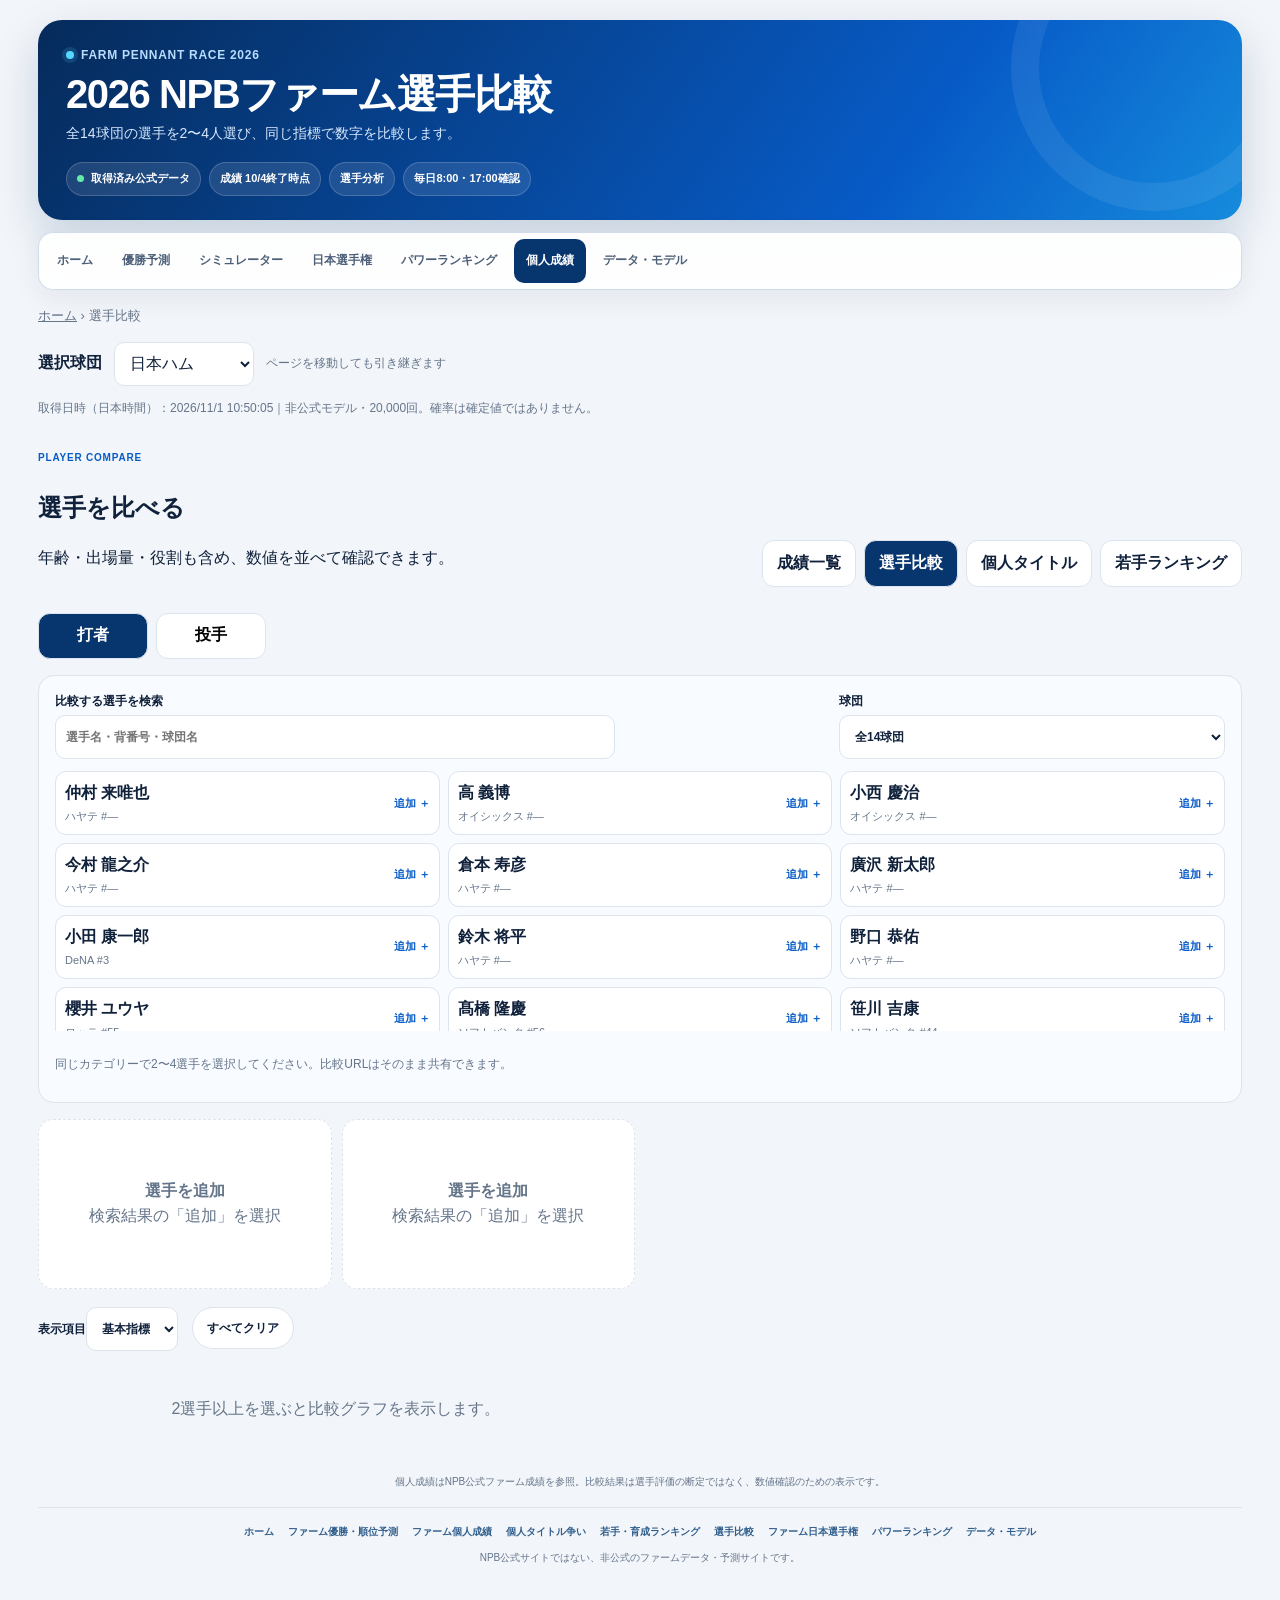
<file: stats/compare/index.html>
<!doctype html><html lang="ja"><head><meta charset="utf-8"><meta name="viewport" content="width=device-width,initial-scale=1,viewport-fit=cover"><base href="../../"><link rel="stylesheet" href="styles.css?v=8"><link rel="stylesheet" href="pages.css?v=7"><link rel="stylesheet" href="stats.css?v=9"><!-- SEO:START --><title>ファーム選手比較｜2026 NPBファーム成績</title><meta name="description" content="2026年NPBファームの打者・投手を2〜4人選び、基本成績とOPS、WHIP、K/9などの詳細指標を同じ画面で比較できます。"><meta name="robots" content="index,follow,max-image-preview:large"><link rel="icon" type="image/svg+xml" href="assets/favicon.svg"><meta property="og:locale" content="ja_JP"><meta property="og:site_name" content="2026 NPBファームデータ"><meta property="og:type" content="website"><meta property="og:title" content="ファーム選手比較｜2026 NPBファーム成績"><meta property="og:description" content="2026年NPBファームの打者・投手を2〜4人選び、基本成績とOPS、WHIP、K/9などの詳細指標を同じ画面で比較できます。"><meta property="og:url" content="https://mituteto-png.github.io/farm-east-prediction/stats/compare/"><link rel="canonical" href="https://mituteto-png.github.io/farm-east-prediction/stats/compare/"><meta property="og:image" content="https://mituteto-png.github.io/farm-east-prediction/assets/ogp.png"><meta property="og:image:width" content="1200"><meta property="og:image:height" content="630"><meta property="og:image:alt" content="2026 NPBファームデータのサイト紹介画像"><meta name="twitter:card" content="summary_large_image"><meta name="twitter:title" content="ファーム選手比較｜2026 NPBファーム成績"><meta name="twitter:description" content="2026年NPBファームの打者・投手を2〜4人選び、基本成績とOPS、WHIP、K/9などの詳細指標を同じ画面で比較できます。"><meta name="twitter:image" content="https://mituteto-png.github.io/farm-east-prediction/assets/ogp.png"><script type="application/ld+json" id="pageStructuredData">{"@context":"https://schema.org","@graph":[{"@type":"WebPage","@id":"https://mituteto-png.github.io/farm-east-prediction/stats/compare/#webpage","url":"https://mituteto-png.github.io/farm-east-prediction/stats/compare/","name":"ファーム選手比較｜2026 NPBファーム成績","description":"2026年NPBファームの打者・投手を2〜4人選び、基本成績とOPS、WHIP、K/9などの詳細指標を同じ画面で比較できます。","isPartOf":{"@id":"https://mituteto-png.github.io/farm-east-prediction/#website"}},{"@type":"BreadcrumbList","itemListElement":[{"@type":"ListItem","position":1,"name":"ホーム","item":"https://mituteto-png.github.io/farm-east-prediction/"},{"@type":"ListItem","position":2,"name":"選手比較","item":"https://mituteto-png.github.io/farm-east-prediction/stats/compare/"}]}]}</script><!-- SEO:END --></head><body data-page="compare"><div class="wrap" id="app"><header class="siteHeader"><div class="brandEyebrow">Farm Pennant Race 2026</div><h1>2026 NPBファーム選手比較</h1><p class="siteLead">全14球団の選手を2〜4人選び、同じ指標で数字を比較します。</p><div class="headerMeta" aria-label="データとモデルの状態"><span class="statusPill checking" id="dataStatusPill">更新確認中</span><span class="metaPill" id="dataDateBadge">公式データを確認中</span><span class="metaPill">選手分析</span><span class="metaPill" id="autoUpdateBadge">自動更新を確認中</span></div><div class="updateFallback" id="updateFallback" role="status"><span id="updateFallbackText">前回取得できたデータを表示しています。</span><button class="retryButton" id="retryButton" type="button">再読み込み</button></div></header><nav class="pageNav" aria-label="サイトメニュー" id="siteNav"></nav><div class="breadcrumb" id="breadcrumb"></div><div id="sharedSelection"></div><main><section class="section statsHero"><div><span class="eyebrow">PLAYER COMPARE</span><h2>選手を比べる</h2><p>年齢・出場量・役割も含め、数値を並べて確認できます。</p></div><nav class="statsSubnav" aria-label="個人成績メニュー"><a href="stats/">成績一覧</a><a href="stats/compare/" aria-current="page">選手比較</a><a href="stats/titles/">個人タイトル</a><a href="stats/prospects/">若手ランキング</a></nav></section><section class="section"><div class="statsSwitch" role="tablist"><button data-compare-role="batter" aria-pressed="true">打者</button><button data-compare-role="pitcher" aria-pressed="false">投手</button></div><div class="comparePicker"><label class="searchField">比較する選手を検索<input id="compareSearch" type="search" placeholder="選手名・背番号・球団名" autocomplete="off"></label><label>球団<select id="compareTeam"><option value="all">全14球団</option></select></label><div id="compareSuggestions" class="compareSuggestions"></div><p class="tiny">同じカテゴリーで2〜4選手を選択してください。比較URLはそのまま共有できます。</p></div><div id="compareMessage" role="status"></div><div id="comparePlayers" class="comparePlayers"></div><div class="compareControls"><label>表示項目<select id="compareMetricSet"><option value="basic">基本指標</option><option value="detail">詳細指標</option><option value="custom">選択する</option></select></label><button id="clearCompare" class="filterBtn" type="button">すべてクリア</button><div id="compareMetricChoices" class="metricChoices" hidden></div></div><div id="compareVisuals" class="compareVisuals"></div><div id="compareTable" class="compareTable"></div></section></main><footer>個人成績はNPB公式ファーム成績を参照。比較結果は選手評価の断定ではなく、数値確認のための表示です。<nav class="footerNav" aria-label="サイト内リンク"><a href="index.html">ホーム</a><a href="prediction.html">ファーム優勝・順位予測</a><a href="stats/">ファーム個人成績</a><a href="stats/titles/">個人タイトル争い</a><a href="stats/prospects/">若手・育成ランキング</a><a href="stats/compare/">選手比較</a><a href="farmchamp.html">ファーム日本選手権</a><a href="power-ranking.html">パワーランキング</a><a href="about.html">データ・モデル</a></nav><p class="siteDisclaimer">NPB公式サイトではない、非公式のファームデータ・予測サイトです。</p></footer></div><script src="auto-data.js"></script><script src="farmchamp-data.js"></script><script type="module" src="site.js?v=10"></script><script type="module" src="stats-app.js?v=12"></script></body></html>
</file>
